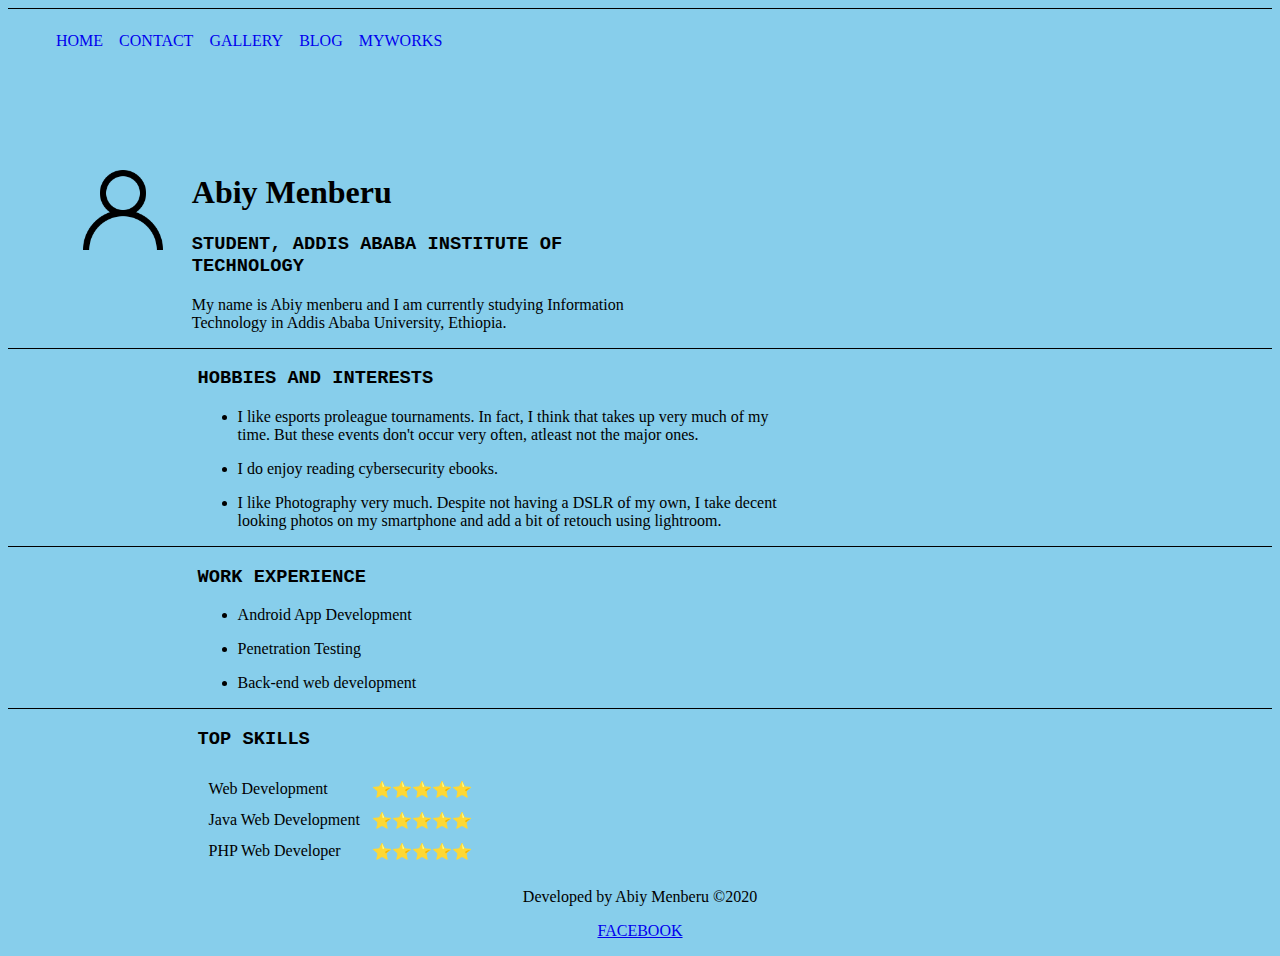
<file: index.html>
<!DOCTYPE html>
<html lang="en">

<head>
    <meta charset="UTF-8">
    <meta name="viewport" content="width=device-width, initial-scale=1.0">
    <title>My Portfolio</title>
    <link rel="icon" href="./assets/images/myLogo.png">
    <link rel="stylesheet" href="./assets/css/style4.css">
</head>

<body>
    <div class="empty"></div>

    <header>
        <nav>
            <ul>
                <li> <a href="./index.html">Home</a> </li>
                <li> <a href="./Contact.html">Contact</a> </li>
                <li> <a href="./Gallery.html">Gallery</a> </li>
                <li> <a href="./blog.html"> Blog</a> </li>
                <li> <a href="./myworks.html">Myworks</a> </li>
            </ul>
        </nav>
    </header>


    <span class="span">

        <img src="./assets/images/myLogo.png" alt="">
        <div>
            <h1>Abiy Menberu</h1>
            <h3>Student, Addis Ababa Institute of Technology</h3>
            <p>My name is Abiy menberu and I am currently studying Information Technology in Addis Ababa University,
                Ethiopia.</p>
        </div>
    </span>
    <div class="empty"></div>

    <div class="interests">
        <h3>Hobbies and Interests</h3>

        <ul>
            <li>
                <p>I like esports proleague tournaments. In fact, I think that takes up very much of my time. But these
                    events don't occur very often, atleast not the major ones.</p>
            </li>
        </ul>

        <ul>
            <li>I do enjoy reading cybersecurity ebooks.</li>
        </ul>
        <ul>

            <li>I like Photography very much. Despite not having a DSLR of my own, I take decent looking photos on my
                smartphone and add a bit of retouch using lightroom. </li>

        </ul>
    </div>
    <div class="empty"></div>

    <div class="work">
        <h3>Work Experience</h3>

        <span>

            <ul>
                <li>
                    <p>Android App Development</p>
                </li>
                <li>
                    <p>Penetration Testing</p>
                </li>
                <li>
                    <p>Back-end web development</p>
                </li>
            </ul>


        </span>



    </div>



    <div class="empty"></div>

    <div class="skills">
        <h3>Top Skills</h3>
        <table cellspacing="10">
            <tr>
                <td>Web Development</td>
                <td>⭐⭐⭐⭐⭐</td>
            </tr>
            <tr>
                <td>Java Web Development</td>
                <td>⭐⭐⭐⭐⭐</td>
            </tr>
            <tr>
                <td>PHP Web Developer</td>
                <td>⭐⭐⭐⭐⭐</td>
            </tr>
        </table>
    </div>

    <footer>
        <p align="center">Developed by Abiy Menberu &COPY;2020</p>
        <p align="center"><a href="https://www.facebook.com/abiy.menberu.50" target="_blank">FACEBOOK</a></p>
    </footer>
</body>

</html>
</file>
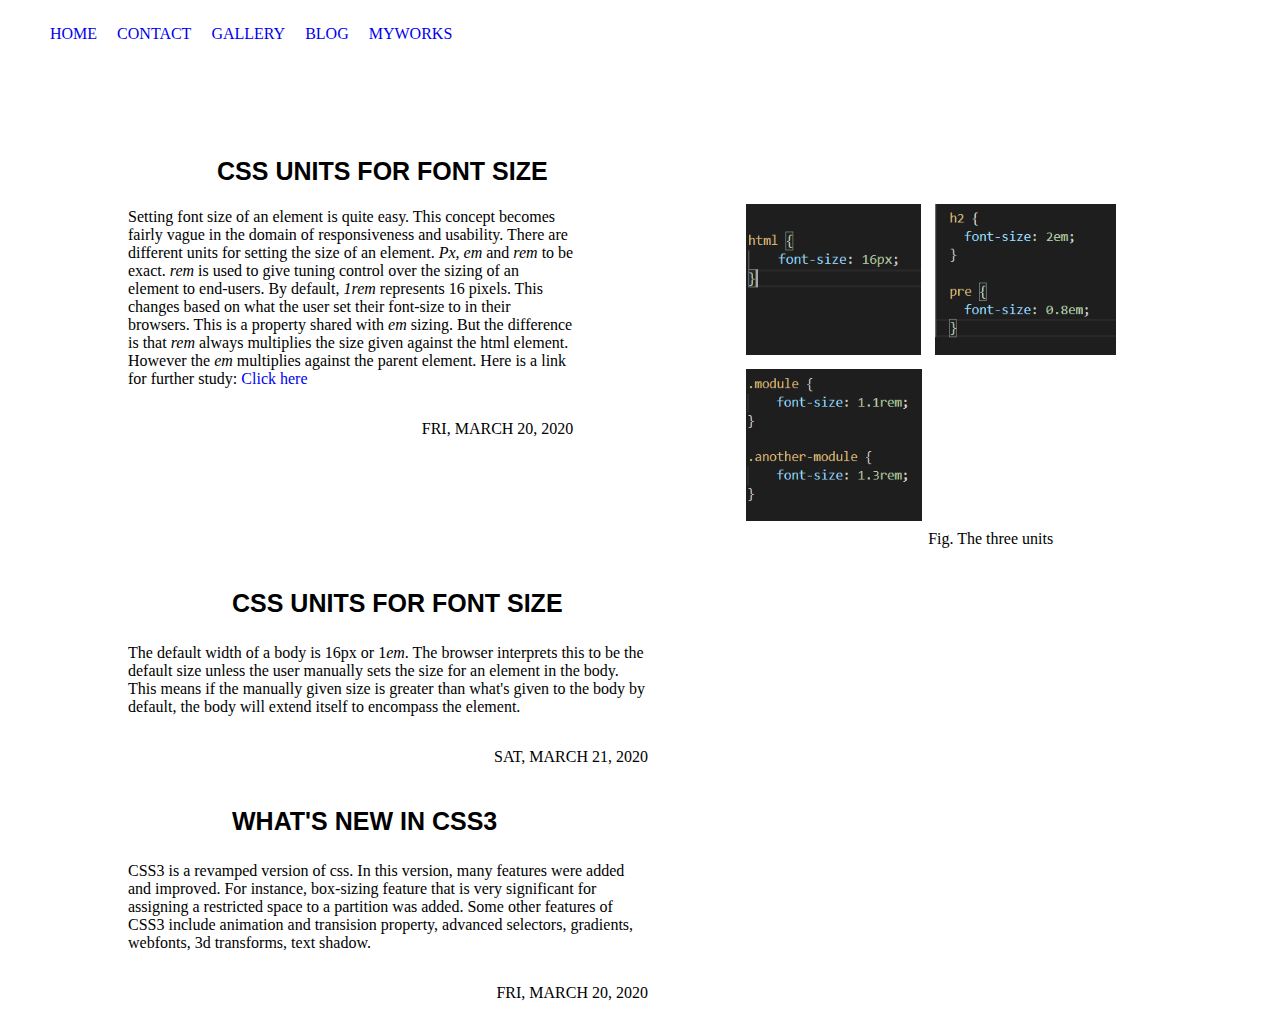
<file: blog.html>
<!DOCTYPE html>
<html lang="en">

<head>
    <meta charset="UTF-8">
    <meta name="viewport" content="width=device-width, initial-scale=1.0">
    <link rel="stylesheet" href="./assets/css/blogstyle.css">
    <link rel="icon" href="./assets/images/myLogo.png">
    <title>Abiy's Blog</title>

</head>

<body>

    <header>
        <nav>
            <ul>
                <li> <a href="./index.html">Home</a> </li>
                <li> <a href="./Contact.html">Contact</a> </li>
                <li> <a href="./Gallery.html">Gallery</a> </li>
                <li> <a href="./blog.html"> Blog</a> </li>
                <li> <a href="./myworks.html">Myworks</a> </li>
            </ul>
        </nav>
    </header>

    <span>
        <div class="div-one">
            <h3>CSS Units for font size</h3>
            <p>

                Setting font size of an element is quite easy.
                This concept becomes fairly vague in the domain of responsiveness and usability. There are different
                units for
                setting the size of an element. <i>Px, em </i> and <i> rem </i>to be exact. <i> rem </i> is used to give
                tuning
                control over the
                sizing of an element to end-users.
                By default, <i> 1rem </i>represents 16 pixels. This changes based on what the user set their font-size
                to in
                their browsers. This is a property shared with <i>em</i>
                sizing. But the difference is that <i>rem</i> always multiplies the size given against the html element.
                However the <i>em</i>
                multiplies against the parent element. Here is a link for further study: <a
                    href=" https://css-tricks.com/rem-global-em-local/" target="_blank">Click here</a>

            </p>

            <p class="para">Fri, March 20, 2020</p>

        </div>


        <div class="div-two">


            <figure>
                <img src="./assets/images/css.png" alt="px">
                <img src="./assets/images/css2.png" alt="rem">
                <img src="./assets/images/css3.png" alt="em">


                <figcaption>Fig. The three units</figcaption>
            </figure>
        </div>
    </span>

    <span>


        <div class="span-two-div">
            <h3>CSS Units for font size</h3>
            <p>
                The default width of a body is 16px or 1<i>em</i>. The browser interprets this to be the default size
                unless the user manually sets the size for an element in the body. This means if the manually given size
                is greater than what's given to the body by default, the body will extend itself to encompass the element.

            </p>

            <p class="para">Sat, March 21, 2020</p>

        </div>

    </span>

    <span>
        <div class="span-three-div">
            <h3>What's new in CSS3</h3>

            <p>
                CSS3 is a revamped version of css. In this version, many features were added and improved.
                For instance, box-sizing feature that is very significant for assigning a restricted space to a
                partition was added. Some other features of CSS3 include animation and transision property, advanced
                selectors,
                gradients, webfonts, 3d transforms, text shadow.

            </p>

            <p class="para">Fri, March 20, 2020</p>
    </span>

</body>

</html>
</file>
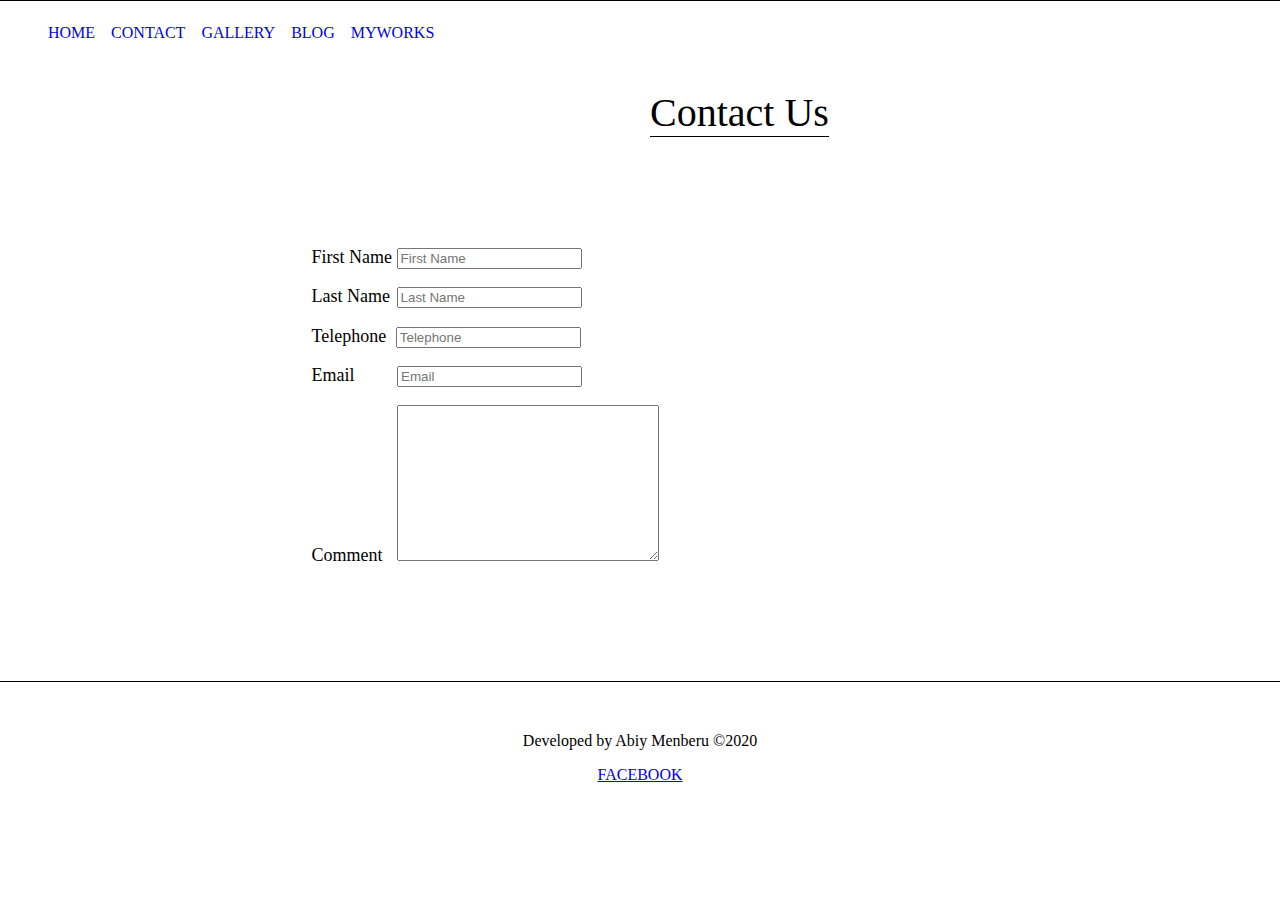
<file: Contact.html>
<!DOCTYPE html>
<html lang="en">

<head>
    <meta charset="UTF-8">
    <meta name="viewport" content="width=device-width, initial-scale=1.0">
    <title>Contact</title>
    <link rel="icon" href="./assets/images/myLogo.png">
    <link rel="stylesheet" href="./assets/css/style3.css">
</head>

<body>
    <div class="empty"></div>
    <header>
        <nav>
            <ul>
                <li> <a href="./index.html">Home</a> </li>
                <li> <a href="./Contact.html">Contact</a> </li>
                <li> <a href="./Gallery.html">Gallery</a> </li>
                <li> <a href="./blog.html"> Blog</a> </li>
                <li> <a href="./myworks.html">Myworks</a> </li>
            </ul>
        </nav>
    </header>

    <p id="contact">Contact Us</p>
    <span class="main">
        <div class="box">
            <form action="POST">

                <div class="form fname">
                    <label for="fName">First Name</label>
                    <input type="text" placeholder="First Name" name="FirstName" pattern="[A-Za-z]">
                </div>

                <div class="form">
                    <Label for="lName">Last Name</Label>
                    <input id="lname" type="text" placeholder="Last Name" name="LastName" pattern="[A-Za-z]">
                </div>

                <div class="form">

                    <label for="Telephone">Telephone</label>
                    <input id="tele" type="text" placeholder="Telephone" pattern="^[0-9]*$" name="Telephone"
                        pattern="[0-9]">
                </div>

                <div class="form">
                    <label for="Email">Email </label>
                    <input id="email" type="email" placeholder="Email" name="email" id="">
                </div>

                <div class="form ">
                    <label for="textArea">Comment</label>
                    <textarea class="comment" name="textArea" cols="30" rows="10"></textarea>
                </div>
            </form>
        </div>
        <div class="box2">
            <div class="mapouter">
                <div class="gmap_canvas"><iframe width="600" height="500" id="gmap_canvas"
                        src="https://maps.google.com/maps?q=Addis%20Ababa%20University&t=&z=13&ie=UTF8&iwloc=&output=embed"
                        frameborder="0" scrolling="no" marginheight="0" marginwidth="0"></iframe><a
                        href="https://www.bitgeeks.net"></a></div>
            </div>
        </div>
    </span>

    <footer>
        <p align="center">Developed by Abiy Menberu &COPY;2020</p>
        <p align="center"><a href="https://www.facebook.com/abiy.menberu.50" target="_blank">FACEBOOK</a></p>
    </footer>
</body>


</html>
</file>
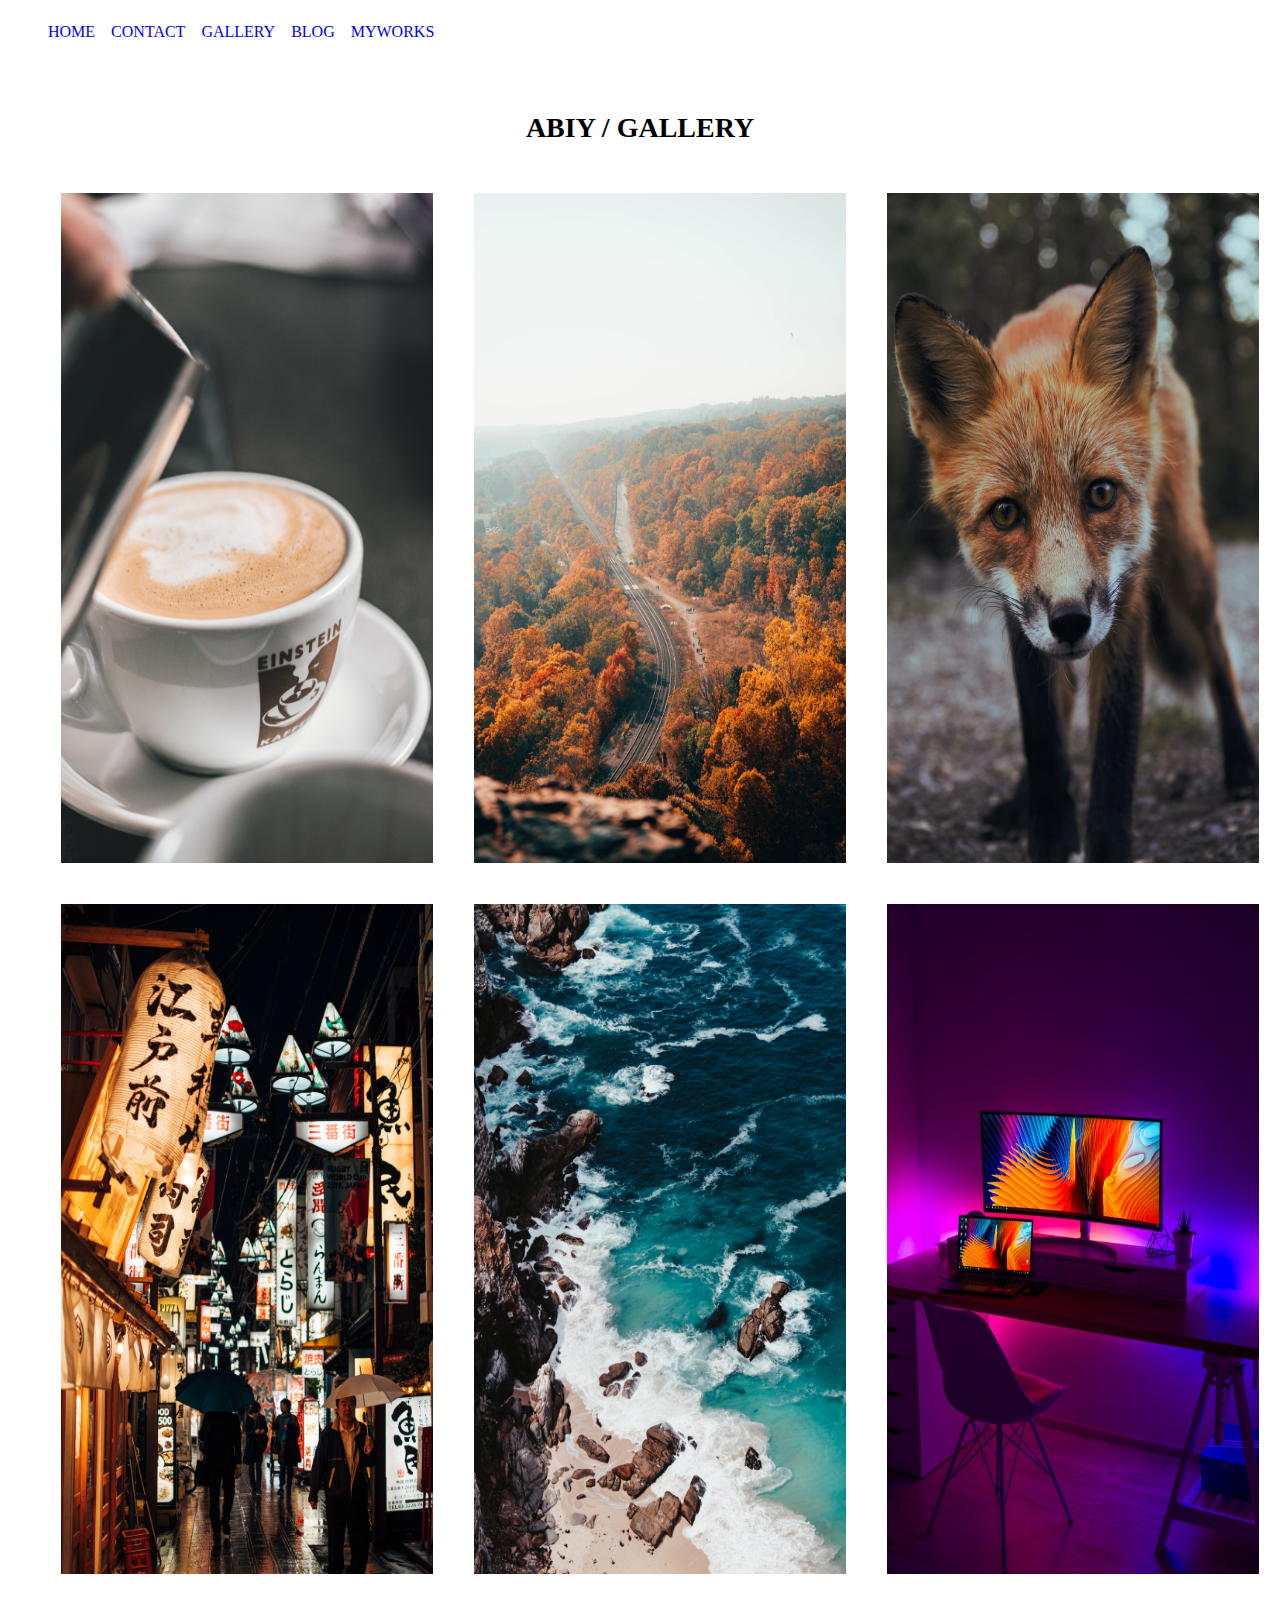
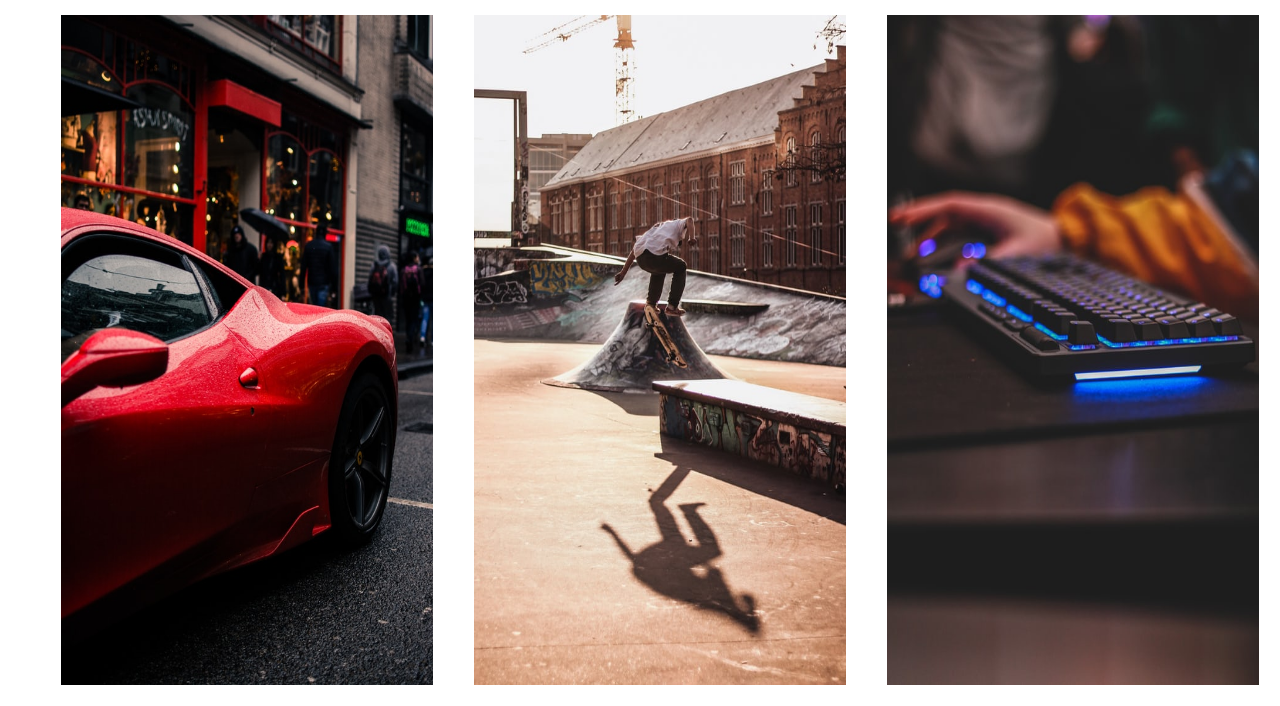
<file: Gallery.html>
<!DOCTYPE html>
<html lang="en">

<head>
    <meta charset="UTF-8">
    <meta name="viewport" content="width=device-width, initial-scale=1.0">
    <title>Gallery</title>
    <link rel="stylesheet" href="./assets/css/gallerystyle.css">
    <link rel="icon" href="./assets/images/myLogo.png">
</head>

<body>

    <header>
        <nav>
            <ul>
                <li> <a href="./index.html">Home</a> </li>
                <li> <a href="./Contact.html">Contact</a> </li>
                <li> <a href="./Gallery.html">Gallery</a> </li>
                <li> <a href="./blog.html"> Blog</a> </li>
                <li> <a href="./myworks.html">Myworks</a> </li>
            </ul>
        </nav>
    </header>

    <h3>Abiy / Gallery</h3>

    <span>
        <ul>
            <li><img src="./assets/images/pic.jpg" alt="pic"></li>
            <li><img src="./assets/images/pic2.jpg" alt="pic"></li>
            <li><img src="./assets/images/pic3.jpg" alt="pic"></li>
        </ul>
        <ul>
            <li><img src="./assets/images/pic4.jpg" alt="pic"></li>
            <li><img src="./assets/images/pic5.jpg" alt="pic"></li>
            <li><img src="./assets/images/pic6.jpg" alt="pic"></li>
        </ul>
        <ul>
            <li><img src="./assets/images/pic7.jpg" alt="pic"></li>
            <li><img src="./assets/images/pic8.jpg" alt="pic"></li>
            <li><img src="./assets/images/pic9.jpg" alt="pic"></li>
        </ul>
    </span>


</body>

</html>
</file>
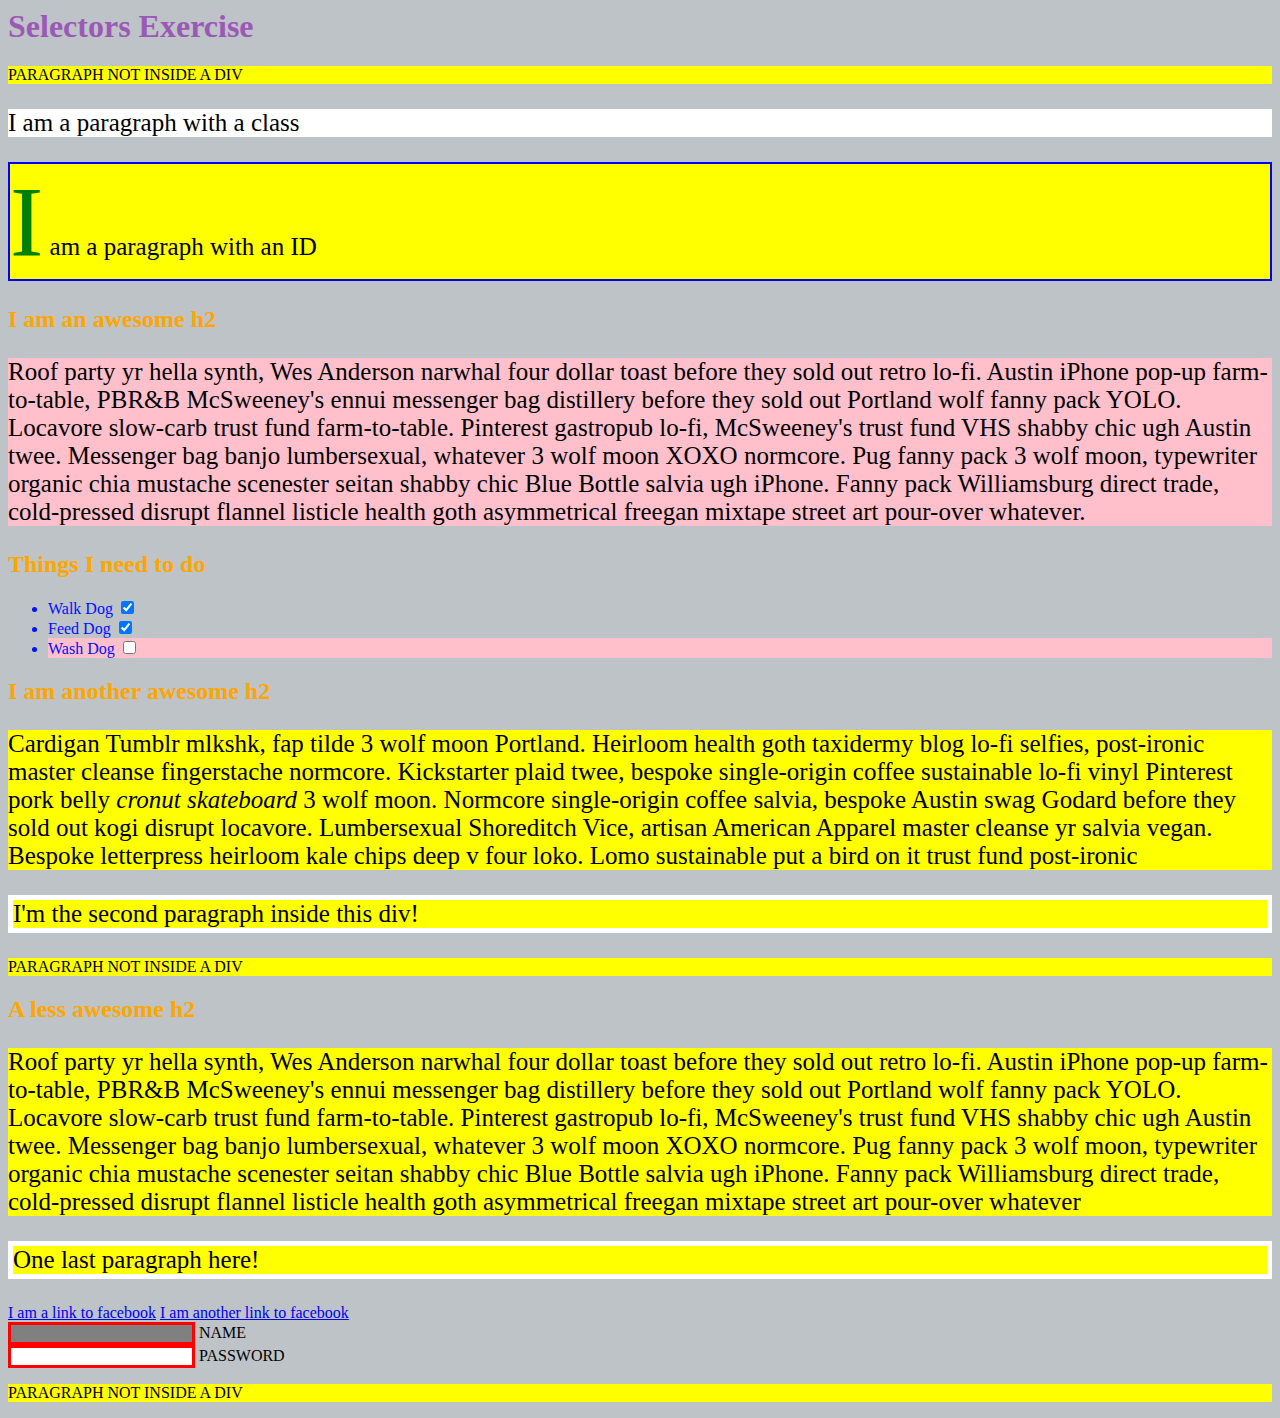
<file: question1.html>
<html>
<head>
  <meta charset="UTF-8">
  <title>Selectors Exercise</title>
  <link rel="stylesheet" type="text/css" href="./assets/css/selectors.css">
  <link rel="icon" href="./assets/images/myLogo.png">
</head>
<body>
  <h1>Selectors Exercise</h1>

<p>PARAGRAPH NOT INSIDE A DIV</p>

<div>
  <p class="hello">I am a paragraph with a class</p>
  <p id="special">I am a paragraph with an ID</p>

  <h2>I am an awesome h2</h2>
  
  
  <p>Roof party yr hella synth, Wes Anderson narwhal four dollar toast before they sold out retro lo-fi. Austin iPhone pop-up farm-to-table, PBR&B McSweeney's ennui messenger bag distillery before they sold out Portland wolf fanny pack YOLO. Locavore slow-carb trust fund farm-to-table. Pinterest gastropub lo-fi, McSweeney's trust fund VHS shabby chic ugh Austin twee. Messenger bag banjo lumbersexual, whatever 3 wolf moon XOXO normcore. Pug fanny pack 3 wolf moon, typewriter organic chia mustache scenester seitan shabby chic Blue Bottle salvia ugh iPhone. Fanny pack Williamsburg direct trade, cold-pressed disrupt flannel listicle health goth asymmetrical freegan mixtape street art pour-over whatever.</p>

</div>

<div>
  <h2>Things I need to do</h2>

  <ul>
    <li>Walk Dog <input type="checkbox" checked> </li>
    <li>Feed Dog <input type="checkbox" checked> </li>
    <li>Wash Dog <input type="checkbox"></li>
  </ul>
</div>

<div>
  <h2>I am another awesome h2</h2>

  <p>Cardigan Tumblr mlkshk, fap tilde 3 wolf moon Portland. Heirloom health goth taxidermy blog lo-fi selfies, post-ironic master cleanse fingerstache normcore. Kickstarter plaid twee, bespoke single-origin coffee sustainable lo-fi vinyl Pinterest pork belly <em>cronut skateboard</em> 3 wolf moon. Normcore single-origin coffee salvia, bespoke Austin swag Godard before they sold out kogi disrupt locavore. Lumbersexual Shoreditch Vice, artisan American Apparel master cleanse yr salvia vegan. Bespoke letterpress heirloom kale chips deep v four loko. Lomo sustainable put a bird on it trust fund post-ironic</p>

  <p>I'm the second paragraph inside this div!</p>
</div>

<p>PARAGRAPH NOT INSIDE A DIV</p>


<div>
  <h2>A less awesome h2</h2>

  <p>Roof party yr hella synth, Wes Anderson narwhal four dollar toast before they sold out retro lo-fi. Austin iPhone pop-up farm-to-table, PBR&B McSweeney's ennui messenger bag distillery before they sold out Portland wolf fanny pack YOLO. Locavore slow-carb trust fund farm-to-table. Pinterest gastropub lo-fi, McSweeney's trust fund VHS shabby chic ugh Austin twee. Messenger bag banjo lumbersexual, whatever 3 wolf moon XOXO normcore. Pug fanny pack 3 wolf moon, typewriter organic chia mustache scenester seitan shabby chic Blue Bottle salvia ugh iPhone. Fanny pack Williamsburg direct trade, cold-pressed disrupt flannel listicle health goth asymmetrical freegan mixtape street art pour-over whatever</p>

  <p>One last paragraph here!</p>

  <a href="http://www.facebook.com">I am a link to facebook</a>
  <a href="http://www.facebook.com">I am another link to facebook</a>
  <br>

  <input type="text" name="name" /><label> Name</label><br/>
  <input type="password" name="password" /><label> Password</label><br/>

</div>

<p>PARAGRAPH NOT INSIDE A DIV</p>

</body>
</html>
</file>
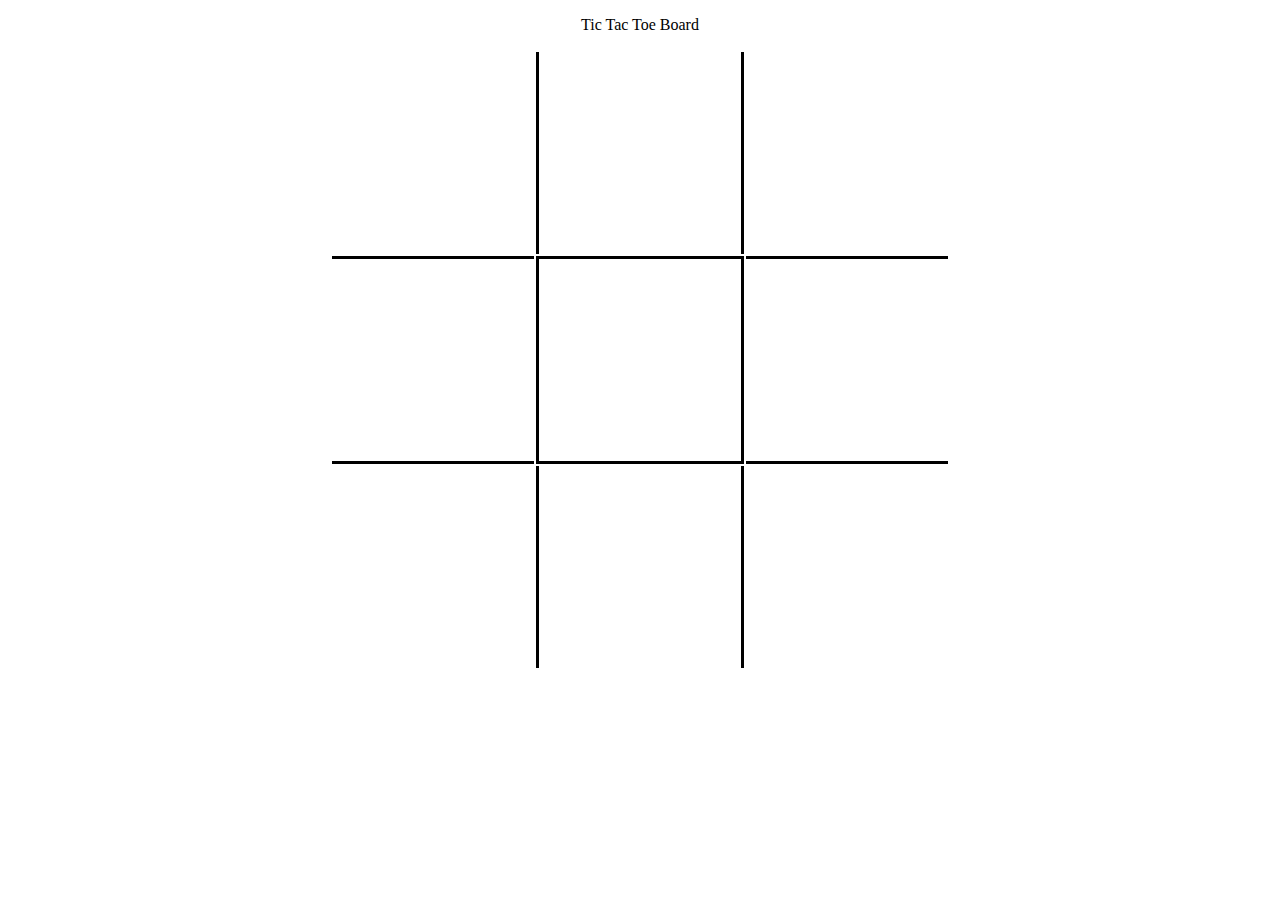
<file: question2.html>
<!DOCTYPE html>
<html lang="en">
<head>
    <meta charset="UTF-8">
    <meta name="viewport" content="width=device-width, initial-scale=1.0">
    <title>Tic Tac Toe Board</title>
    <link rel="stylesheet" href="./assets/css/style5.css">
    <link rel="icon" href="./assets/images/myLogo.png">
</head>
<body>

    <p>Tic Tac Toe Board</p>
    <table>
      <tr>
          <td></td>
          <td class="vertical"></td>
          <td></td>
      </tr>
      <tr>
          <td class="horizontal"></td>
          <td class="vertical horizontal"></td>
          <td class="horizontal"></td>
      </tr>
      <tr>
          <td></td>
          <td class="vertical"></td>
          <td></td>
      </tr>
    </table>
    
</body>
</html>
</file>
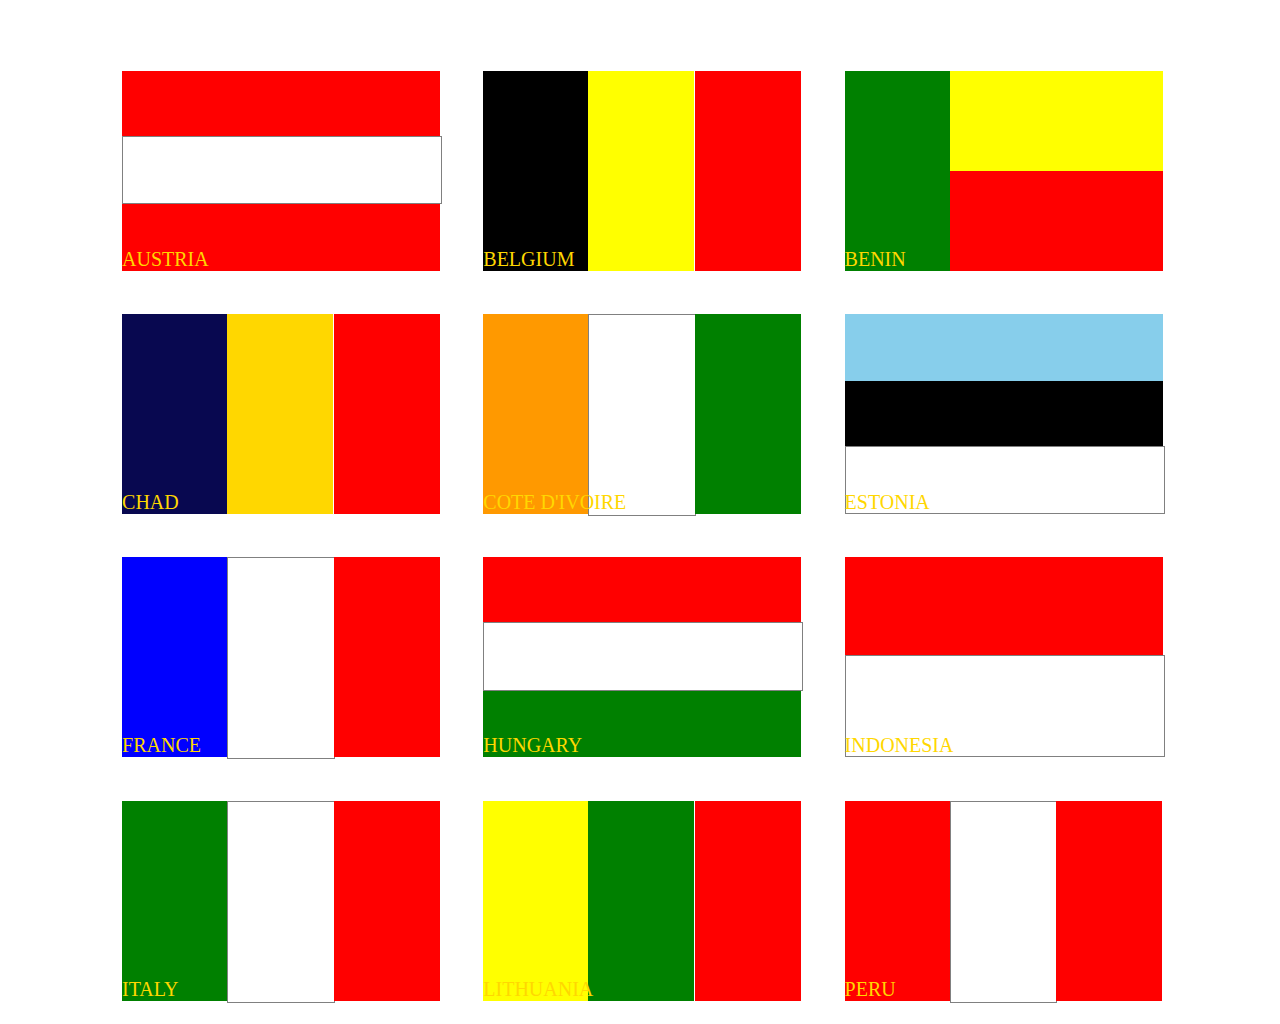
<file: question3.html>
<!DOCTYPE html>
<html lang="en">

<head>
    <meta charset="UTF-8">
    <meta name="viewport" content="width=device-width, initial-scale=1.0">
    <title>Flags</title>
    <link rel="stylesheet" href="./assets/css/flag.css">
    <link rel="icon" href="./assets/images/myLogo.png">
</head>

<body>


    <div class="main-wrapper">
        <div class="flag">
            <div class="row1 red"></div>
            <div class="row2 white"></div>
            <div class="row3 red"></div>
            <div class="name">Austria</div>
        </div>
        <div class="flag">
            <div class="col1 black"></div>
            <div class="col2 yellow"></div>
            <div class="col3 red"></div>
            <div class="name">Belgium</div>
        </div>
        <div class="flag">
            <div class="col1 green"></div>
            <div class="drow2 yellow"></div>
            <div class="drow3 red"></div>
            <div class="name">Benin</div>
        </div>
        <div class="flag">
            <div class="col1 darkblue"></div>
            <div class="col2 gold"></div>
            <div class="col3 red"></div>
            <div class="name">Chad</div>
        </div>
        <div class="flag">
            <div class="col1 golden-orange"></div>
            <div class="col2 white"></div>
            <div class="col3 green"></div>
            <div class="name">Cote d'Ivoire</div>
        </div>
        <div class="flag">
            <div class="row1 lightblue"></div>
            <div class="row2 black"></div>
            <div class="row3 white"></div>
            <div class="name">Estonia</div>
        </div>
        <div class="flag">
            <div class="col1 blue"></div>
            <div class="col2 white"></div>
            <div class="col3 red"></div>
            <div class="name">France</div>
        </div>
        <div class="flag">
            <div class="row1 red"></div>
            <div class="row2 white"></div>
            <div class="row3 green"></div>
            <div class="name">Hungary</div>
        </div>
        <div class="flag">
            <div class="ddrow1 red"></div>
            <div class="ddrow2 white"></div>

            <div class="name">Indonesia</div>
        </div>

        <div class="flag">
            <div class="col1 green"></div>
            <div class="col2 white"></div>
            <div class="col3 red"></div>
            <div class="name">Italy</div>
        </div>

        <div class="flag">
            <div class="col1 yellow"></div>
            <div class="col2 green"></div>
            <div class="col3 red"></div>
            <div class="name">lithuania </div>
        </div>
        <div class="flag">
            <div class="col1 red"></div>
            <div class="col2 white"></div>
            <div class="col3 red"></div>
            <div class="name">Peru</div>
        </div>


    </div>


</body>

</html>
</file>
<file: assets/css/style4.css>
body{
    background-color: skyblue;
}
nav {

    line-height: 16px;
}

nav>ul {

    display: flex;
    flex-direction: row;
}

nav>ul>li {
    padding: 8px;
    list-style: none;
}

nav>ul>li>a {
    text-decoration: none;
    text-transform: uppercase;
}

nav>ul>li>a:hover {
    border-bottom: 2px solid rgb(14, 14, 15);

}
/* End of the nav bar */
span>img{
    width: 80px;
    margin-right: 5%;
    margin-left: 2%;
}
.span{
    display: flex;
    flex-direction: row;
    width: 580px;
    align-items: center;
    margin-left: 5%;
    margin-top: 0%;

  
}
.empty{
    border-bottom: 1px solid black;
}
span>div{
    margin-top: 5em;
}

div h3 {
    text-transform: uppercase;
    font-family: 'Courier New', Courier, monospace;
}
.work, .skills, .interests  {
    margin-left: 15%;
    width: 580px;    
}
</file>
<file: assets/css/blogstyle.css>
body {
    margin: 0;
    padding: 0;
    background-color: white;
}

span>div {
    width: 520px;
    margin-left: 10%;
}

nav {

    line-height: 16px;
}

nav>ul {

    display: flex;
    flex-direction: row;
}

nav>ul>li {
    padding: 8px;
    list-style: none;
}

nav>ul>li>a {
    text-decoration: none;
    text-transform: uppercase;
}

nav>ul>li>a:hover {
    border-bottom: 2px solid rgb(14, 14, 15);

}
span{
    display: flex;
    flex-direction: row;
    border-bottom: 10px;

}
span>div>h3{
    font-family: 'Franklin Gothic Medium', 'Arial Narrow', Arial, sans-serif;
    font-size: 25px;
    margin-left: 20%;
    margin-bottom: 5%;
    text-transform: uppercase;
}
.div-one{
    margin-top: 5%;
    width: 500px;
}

span>div>p {
    font-family: 'Times New Roman', Times, serif
}
span>div>p>a{
    text-decoration:none;
    
}
header>nav>ul{
    display: flex;
    flex-direction: row;
    
}
header>nav>ul>li{
    padding: 10px;
    text-decoration: none;
    
}

div img{
    
    width: auto;
    height: 4cm;
    padding: 5px;

}
.div-two{
    
    width: fit-content;
    margin-top: 9%;

}
figcaption{
    text-align: center;
}

.para{
    text-transform: uppercase;
    font-family: serif;
    font-size: 16px;
    float: right;
}
</file>
<file: assets/css/style3.css>
body {
    padding: 0;
    margin: 0;

}

body>a {
    text-decoration: none;
}

a:visited {
    color: purple;
}

#contact {
    display: block;
    width: fit-content;
    margin-left: 650px;
    font-size: 40px;
    font-family: 'Times New Roman', Times, serif;
    border-bottom: 1px solid black;
}
nav {

    line-height: 16px;
}

nav>ul {

    display: flex;
    flex-direction: row;
}

nav>ul>li {
    padding: 8px;
    list-style: none;
}

nav>ul>li>a {
    text-decoration: none;
    text-transform: uppercase;
}

nav>ul>li>a:hover {
    border-bottom: 2px solid rgb(14, 14, 15);

}
.box {

    width: 600px;
    height: 500px;
    margin-left: 300px;
    font-size: 18px;
    margin-right: -200px;

}

.form {
    margin-left: 2%;
    margin-top: 3%;

}

#tele {
    margin-left: 5px;
}

#lname {
    margin-left: 2px;
}

#email {
    margin-left: 38px;
}

.comment {

    max-width: 300px;
    max-height: 200px;
    margin-left: 10px;
}

.main {
    display: flex;
    flex-direction: row;
    border-bottom: 1px solid black;

}
.empty{
    border-bottom: 1px solid black;
}
.fname{

    margin-top: 70px;
}
footer{
    margin-top: 50px;
}
</file>
<file: assets/css/gallerystyle.css>
body {
    margin: 0;
    padding: 0;
}


nav {

    line-height: 16px;
}

nav>ul {

    display: flex;
    flex-direction: row;
}

nav>ul>li {
    padding: 8px;
    list-style: none;
}

nav>ul>li>a {
    text-decoration: none;
    text-transform: uppercase;
}

nav>ul>li>a:hover {
    border-bottom: 2px solid rgb(14, 14, 15);

}

body>h3 {
    font-size: 28px;
    text-transform: uppercase;
    text-align: center;
    margin-top: 5%;
}

span>ul>li {
    list-style: none;
}

span>ul>li>img {
    margin: 1.66667%;
    height: 670px;
    float: left;
    width: 30%;
}
</file>
<file: assets/css/selectors.css>
/* Style the HTML elements according to the following instructions. 
DO NOT ALTER THE EXISTING HTML TO DO THIS.  WRITE ONLY CSS!

/* Give the <body> element a background of #bdc3c7*/
body{
    background-color: #bdc3c7;
}

/* Make the <h1> element #9b59b6*/

h1{
    color: #9b59b6;
}
/* Make all <h2> elements orange */

h2{
    color: orange;
}
/* Make all <li> elements blue(pick your own hexadecimal blue)*/ 
li{
    color: #0011FF;
}

/*Change the background on every paragraph to be yellow*/

p{
    background-color: yellow;
}
/*Make all inputs have a 3px red border*/

input{
    border: 3px solid red ;
}
/* Give everything with the class 'hello' a white background*/

.hello{
    background-color: white;
}

/* Give the element with id 'special' a 2px solid blue border(pick your own rgb blue)*/

#special{
    border: 2px solid #0000FF;
}
/*Make all the <p>'s that are nested inside of divs 25px font(font-size: 25px)*/

div>p{
    font-size: 25px;
}

/*Make only inputs with type 'text' have a gray background*/

input[type="text"]{
    background: gray;
}
/* Give both <p>'s inside the 3rd <div> a pink background*/

div :nth-of-type(3){
    background-color: pink;
}
/* Give the 2nd <p> inside the 3rd <div> a 5px white border*/

div p:nth-of-type(2){
    border: 5px white solid;
}

/* Make the <em> in the 3rd <div> element white and 20px font(font-size:20px)*/

div>em {
    color: white;
    font-size: 20px;
}

/*BONUS CHALLENGES*/
/*You may need to research some other selectors and properties*/

/*Make all "checked" checkboxes have a left margin of 50px(margin-left: 50px)*/

input [type=checkbox]{
    margin-left: 50px;
}

/* Make the <label> elements all UPPERCASE without changing the HTML(definitely look this one up*/
label{
    text-transform: uppercase;
}

/*Make the first letter of the element with id 'special' green and 100px font size(font-size: 100)*/

p + #special::first-letter{
    color: green;
    font-size: 100px;
}

/*Make the <h1> element's color change to blue when hovered over */
h1:hover{
    color:blue
}

/*Make the <a> element's that have been visited gray */
a:visited{
    color: grey;
}
</file>
<file: assets/css/style5.css>
td{
   width: 200px;
   height: 200px;
}
p{
   text-align: center;
}
table{
   margin: 10px auto;
}
.vertical{
   border-right: 3px solid black;
   border-left: 3px black solid;
}
.horizontal{
   border-bottom: 3px black solid;
   border-top: 3px solid black;
}
</file>
<file: assets/css/flag.css>
* {
    padding: 0;
    margin: 0;
}

.main-wrapper {
    position: relative;
    margin-top: 4%;
    margin-left: 8%;

}



.flag {
    width: 27%;
    height: 200px;
    position: relative;
    margin: 1.67%;
    display: inline-block;

}

.name {
    position: absolute;
    bottom: 0px;
    color: gold;
    z-index: 1;
    text-transform: uppercase;
    font-size: 20px;
}

.row1 {
    width: 100%;
    height: 33.3%;
    position: absolute;
}


.row2 {
    width: 100%;
    height: 33.3%;
    position: absolute;
    bottom: 33.3%;

}

.row3 {
    width: 100%;
    height: 33.3%;
    position: absolute;
    bottom: 0%;

}

.col1 {
    width: 33.3%;
    height: 100%;
    position: absolute;
    left: 0;
    z-index: 1;
}

.col2 {
    width: 33.3%;
    height: 100%;
    position: absolute;
    left: 33%;
    z-index: 1;
}

.col3 {
    width: 33.3%;
    height: 100%;
    position: absolute;
    left: 66.56%;
    z-index: 1;
}


/* 50 percent height rows */


.drow1 {
    width: 100%;
    height: 50%;
    position: absolute;
}


.drow2 {
    width: 100%;
    height: 50%;
    position: absolute;
    bottom: 50%;

}

.drow3 {
    width: 100%;
    height: 50%;
    position: absolute;
    bottom: 0%;

}

.ddrow1 {
    width: 100%;
    height: 50%;
    position: absolute;
}


.ddrow2 {
    width: 100%;
    height: 50%;
    position: absolute;
    bottom: 0%;

}

.red {
    background-color: red;
}

.green {
    background-color: pink;
}

.yellow {
    background-color: yellow;
}

.blue {

    background-color: blue;
    ;
}

.white {
    background-color: white;
    border: 1px solid gray;
}

.black {
    background-color: black;
}

.green {
    background-color: green;
}

.darkblue {
    background-color: rgb(8, 8, 80);
}

.golden-orange {
    background-color: #ff9900;
}

.lightblue {
    background-color: skyblue;
}
.gold{
    background-color: gold;
}
</file>
